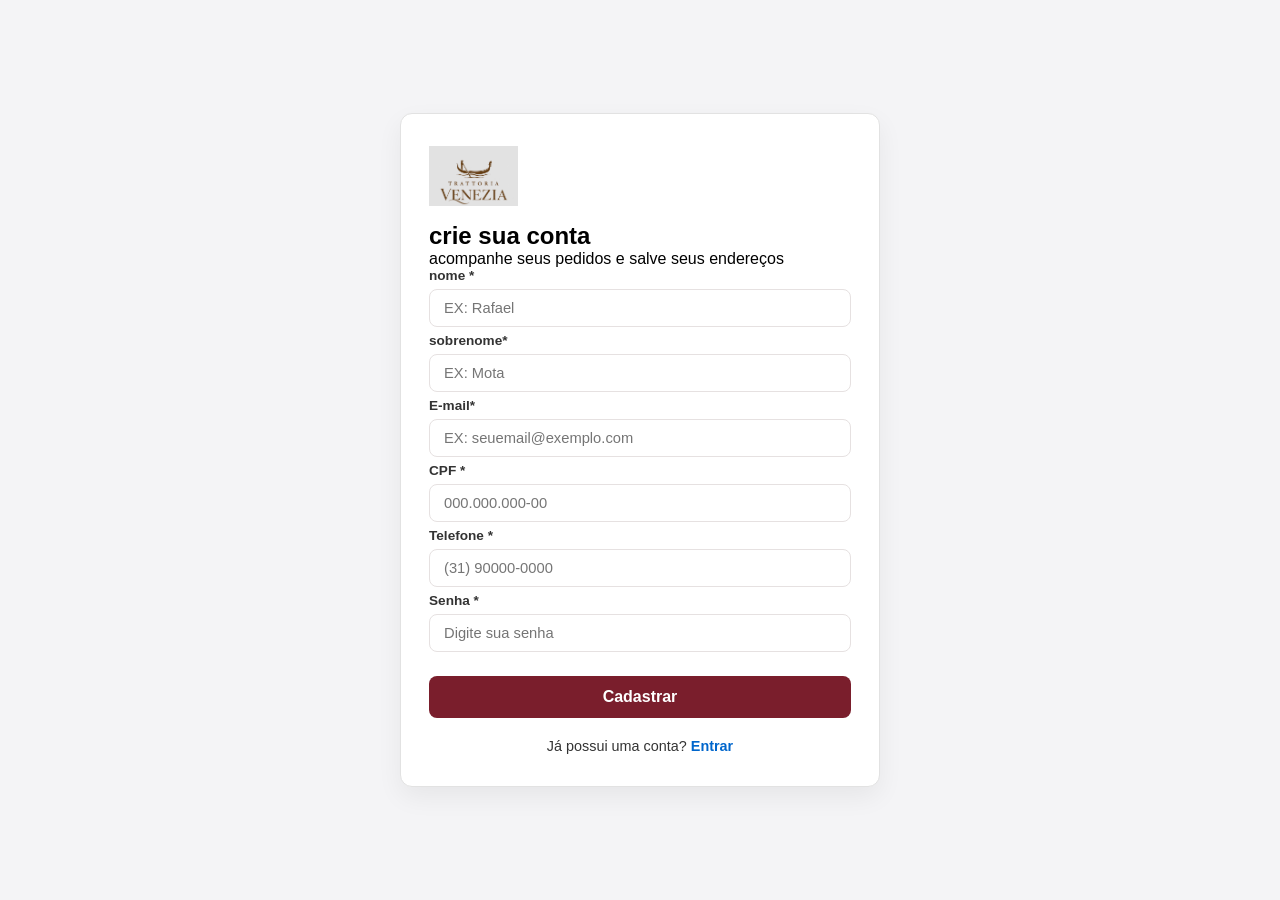
<file: cadastro.html>
<!DOCTYPE html>
<html lang="pt-BR">
<head>
    <meta charset="UTF-8">
    <meta name="viewport" content="width=device-width, initial-scale=1.0">
    <title>Cadastro - Trattoria Venezia</title>
    <link rel="stylesheet" href="style.css">
    <link rel="stylesheet" href="auth.css">
    <link rel="stylesheet" href="https://cdnjs.cloudflare.com/ajax/libs/font-awesome/6.4.0/css/all.min.css">
    <link rel="stylesheet" href="dark-mode.css">
</head>
<body class="auth-body">
     <div class="auth-card">
<div auth-header>
    <a href="index.html">
        <img src="logo-delivery.png" alt="trattoria venezia" class="auth-logo">
    </a>
    <h2>crie sua conta</h2>
    <p>acompanhe seus pedidos e salve seus endereços</p>
</div>
<div id="authAlert" class="auth-alert hidden"></div>
<form id="cadastroForm" class="auth-form">
       <div class="form-row">

            <div class="form-group">
               <label for="nome"> nome *</label>
               <input type="text" id="nome" required placeholder="EX: Rafael">
                <label for="nome"> sobrenome*</label>
               <input type="text" id="sobrenome" required placeholder="EX: Mota">
                <label for="nome"> E-mail*</label>
               <input type="email" id="email" required placeholder="EX: seuemail@exemplo.com">

                <label for="nome"> CPF *</label>
               <input type="text" id="cpf" required placeholder="000.000.000-00" maxlength="14">
               
                <label for="telefone">Telefone *</label>
               <input type="tel" id="telefone" required placeholder="(31) 90000-0000" maxlength="15">
               <label for="senha">Senha *</label>
              <input type="password" id="senha" required placeholder="Digite sua senha">
             </div>   
        </div>
        <button type="submit" class="btn-auth-submit"> Cadastrar</button>
        </form>
        <div class="auth-footer">
        <p>Já possui uma conta? <a href="login.html" class="auth-link-blue">Entrar</a></p>
        </div>
     </div>


<script src="auth.js"></script>      
<script src="dark-mode.js"></script>
</body>
</html>
</file>
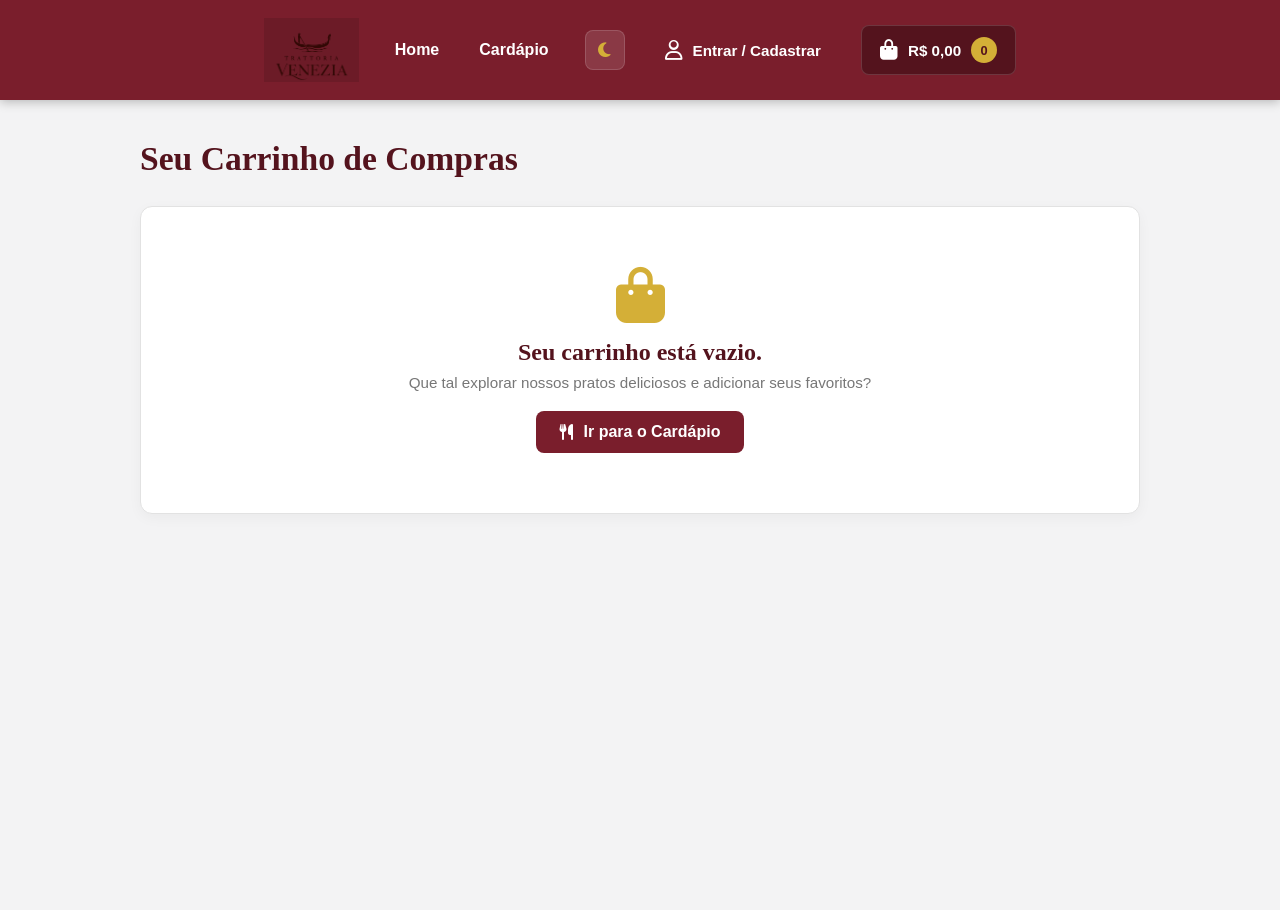
<file: carrinho.html>
<!DOCTYPE html>
<html lang="pt-BR">
<head>
    <meta charset="UTF-8">
    <meta name="viewport" content="width=device-width, initial-scale=1.0">
    <title>Meu Carrinho - Trattoria Venezia</title>
    <link rel="stylesheet" href="style.css">
    <link rel="stylesheet" href="carrinho.css">
    <link rel="stylesheet" href="address.css">
    <link rel="stylesheet" href="https://cdnjs.cloudflare.com/ajax/libs/font-awesome/6.4.0/css/all.min.css">
    <link rel="preconnect" href="https://fonts.googleapis.com">
    <link rel="preconnect" href="https://fonts.gstatic.com" crossorigin>
    <link href="https://fonts.googleapis.com/css2?family=Outfit:wght@600;700&family=Plus+Jakarta+Sans:wght@400;600;700&display=swap" rel="stylesheet">
    <link rel="stylesheet" href="dark-mode.css">
</head>
<body>

    <header class="main-header">
        <div class="header-container">
            <div class="header-logo">
                <a href="index.html">
                    <img src="logo-delivery.png" alt="Trattoria Venezia">
                </a>
            </div>

            <nav class="header-nav">
                <ul>
                    <li><a href="index.html" class="nav-link">Home</a></li>
                    <li><a href="index.html#cardapio" class="nav-link">Card&aacute;pio</a></li>
                </ul>
            </nav>

            <div class="header-actions">
                <button class="header-btn" id="userMenuBtn">
                    <i class="fa-regular fa-user"></i>
                    <span class="user-btn-text" id="userBtnText">Entrar / Cadastrar</span>
                </button>

                <a href="carrinho.html" class="header-btn cart-btn" style="text-decoration: none;">
                    <div class="cart-info">
                        <i class="fa-solid fa-bag-shopping"></i>
                        <span class="cart-total" id="headerCartTotal">R$ 0,00</span>
                        <span class="cart-badge" id="cartBadge">0</span>
                    </div>
                </a>
            </div>
        </div>
    </header>

    <main class="cart-page-container">
        <div class="cart-content-wrapper">
            <h1 class="cart-page-title">Seu Carrinho de Compras</h1>

            <div id="cartEmptyState" class="cart-empty-card hidden">
                <i class="fa-solid fa-bag-shopping empty-cart-icon"></i>
                <h2>Seu carrinho est&aacute; vazio.</h2>
                <p>Que tal explorar nossos pratos deliciosos e adicionar seus favoritos?</p>
                <a href="index.html#cardapio" class="btn-continue-shopping mt-16">
                    <i class="fa-solid fa-utensils"></i> Ir para o Card&aacute;pio
                </a>
            </div>

            <div id="cartFilledState" class="cart-filled-layout hidden">
                <div class="cart-items-list" id="cartItemsList">
                </div>

                <div class="cart-summary-card">
                    <h3 class="summary-title">Resumo do Pedido</h3>

                    <div class="summary-row">
                        <span>Subtotal</span>
                        <span id="cartSubtotalText">R$ 0,00</span>
                    </div>
                    <div class="summary-row total-row">
                        <span>Total</span>
                        <span id="cartTotalText">R$ 0,00</span>
                    </div>

                    <div class="cart-actions-footer">
                        <a href="index.html#cardapio" class="btn-cart-secondary">
                            <i class="fa-solid fa-arrow-left"></i> Continuar Comprando
                        </a>
                        <button type="button" id="btnCheckout" class="btn-cart-primary">
                            Continuar para Compra <i class="fa-solid fa-arrow-right"></i>
                        </button>
                    </div>
                </div>
            </div>
        </div>
    </main>

<div id="addressModal" class="address-modal-overlay hidden">
    <div class="address-modal-card">
        <div class="address-modal-header">
            <h3><i class="fa-solid fa-location-dot" style="color: var(--accent-gold);"></i> Onde voc&ecirc; quer receber seu pedido?</h3>
            <button type="button" id="closeAddressModalBtn" class="address-modal-close" title="Fechar">&times;</button>
        </div>

        <div class="address-modal-body">
            <div id="addressAlert" class="address-alert hidden"></div>

            <div id="addressListView" class="address-view">
                <p class="address-guide-text">Selecione o endere&ccedil;o de entrega para este pedido:</p>
                <div id="addressListContainer" class="address-list">
                </div>
                <button type="button" id="btnAddNewAddress" class="btn-address-secondary">
                    <i class="fa-solid fa-plus"></i> Adicionar novo endere&ccedil;o
                </button>
            </div>

            <div id="addressFormView" class="address-view hidden">
                <p class="address-guide-text" id="addressFormTitle">Informe seu endere&ccedil;o de entrega para encontrarmos a melhor forma de levar nossos pratos at&eacute; voc&ecirc;.</p>

                <form id="addressForm" class="address-form">
                    <input type="hidden" id="addrApelido" value="Minha casa">

                    <div class="address-form-group">
                        <label>Identificar endere&ccedil;o como:</label>
                        <div class="address-alias-options">
                            <button type="button" class="alias-chip selected" data-alias="Minha casa">Casa</button>
                            <button type="button" class="alias-chip" data-alias="Trabalho">Trabalho</button>
                            <button type="button" class="alias-chip" data-alias="Outro">Outro</button>
                        </div>
                    </div>

                    <div class="address-form-row">
                        <div class="address-form-group" style="flex: 0.4;">
                            <label for="addrCep">CEP *</label>
                            <input type="text" id="addrCep" required placeholder="00000-000" maxlength="9">
                        </div>
                        <div class="address-form-group" style="flex: 0.6;">
                            <label for="addrRua">Rua / Logradouro *</label>
                            <input type="text" id="addrRua" required placeholder="Ex: Av. Afonso Pena">
                        </div>
                    </div>

                    <div class="address-form-row">
                        <div class="address-form-group" style="flex: 0.35;">
                            <label for="addrNumero">N&uacute;mero *</label>
                            <input type="text" id="addrNumero" required placeholder="Ex: 120">
                        </div>
                        <div class="address-form-group" style="flex: 0.65;">
                            <label for="addrComplemento">Complemento</label>
                            <input type="text" id="addrComplemento" placeholder="Apt 302, Bloco B">
                        </div>
                    </div>

                    <div class="address-form-row">
                        <div class="address-form-group">
                            <label for="addrBairro">Bairro *</label>
                            <input type="text" id="addrBairro" required placeholder="Ex: Centro">
                        </div>
                    </div>

                    <div class="address-form-row">
                        <div class="address-form-group" style="flex: 0.7;">
                            <label for="addrCidade">Cidade *</label>
                            <input type="text" id="addrCidade" required placeholder="Ex: Belo Horizonte">
                        </div>
                        <div class="address-form-group" style="flex: 0.3;">
                            <label for="addrUF">UF *</label>
                            <input type="text" id="addrUF" required placeholder="MG" maxlength="2" style="text-transform: uppercase;">
                        </div>
                    </div>

                    <div class="address-form-group">
                        <label for="addrReferencia">Ponto de refer&ecirc;ncia</label>
                        <input type="text" id="addrReferencia" placeholder="Ex: Pr&oacute;ximo &agrave; pra&ccedil;a principal">
                    </div>

                    <button type="submit" class="btn-address-submit">Salvar endere&ccedil;o</button>
                    <button type="button" id="btnBackToAddressList" class="btn-address-secondary" style="margin-top: 4px;">Voltar para lista</button>
                </form>
            </div>
        </div>
    </div>
</div>
    <script src="script.js"></script>
    <script src="carrinho.js"></script>
    <script src="address.js"></script>
    <script src="user.js"></script>
    <script src="dark-mode.js"></script>
</body>
</html>
</file>
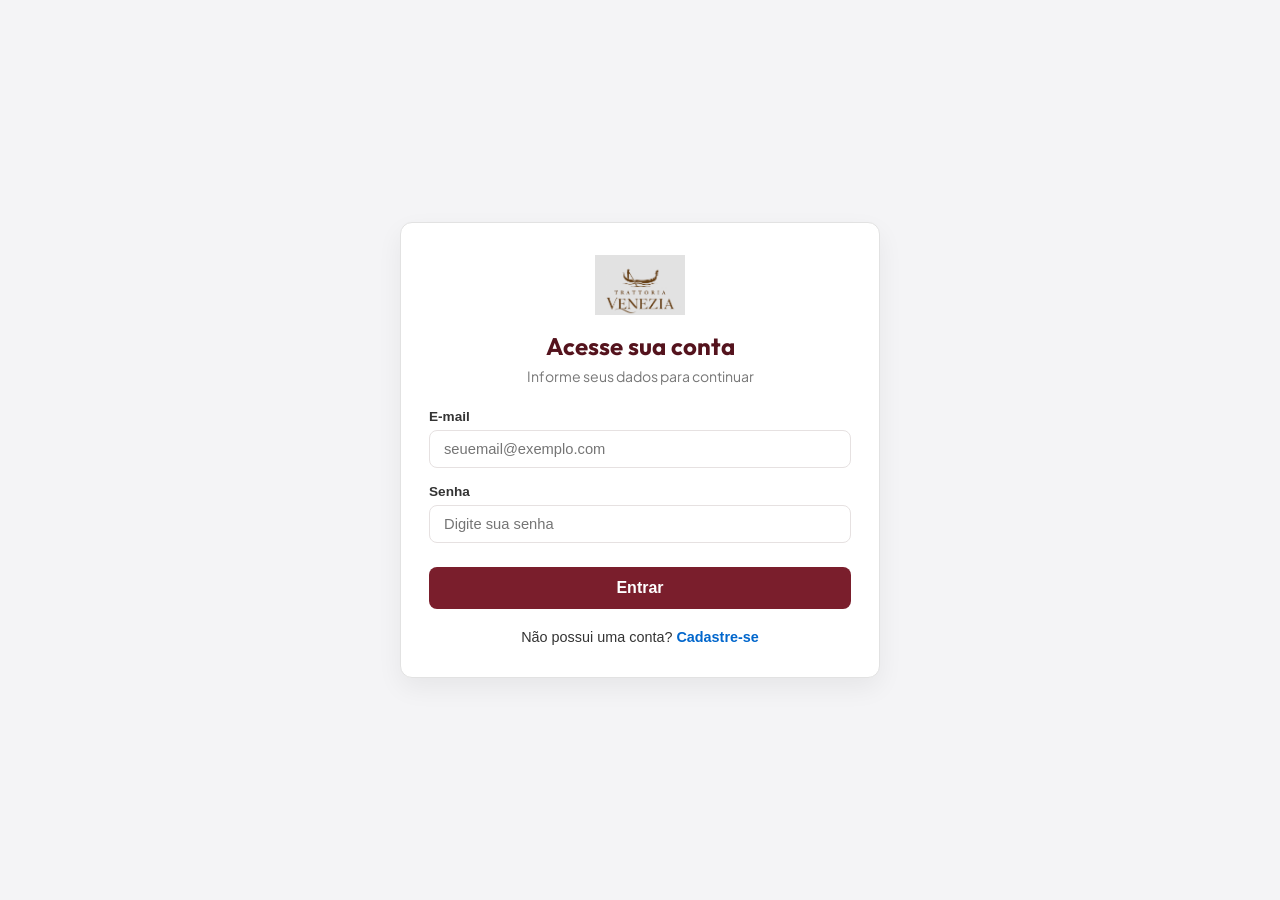
<file: finalizar-pedido.html>
<!DOCTYPE html>
<html lang="pt-BR">
<head>
    <meta charset="UTF-8">
    <meta name="viewport" content="width=device-width, initial-scale=1.0">
    <title>Finaliza&ccedil;&atilde;o do Pedido - Trattoria Venezia</title>
    <link rel="stylesheet" href="style.css">
    <link rel="stylesheet" href="carrinho.css">
    <link rel="stylesheet" href="address.css">
    <link rel="stylesheet" href="checkout.css">
    <link rel="stylesheet" href="https://cdnjs.cloudflare.com/ajax/libs/font-awesome/6.4.0/css/all.min.css">
    <link rel="preconnect" href="https://fonts.googleapis.com">
    <link rel="preconnect" href="https://fonts.gstatic.com" crossorigin>
    <link href="https://fonts.googleapis.com/css2?family=Outfit:wght@600;700&family=Plus+Jakarta+Sans:wght@400;600;700&display=swap" rel="stylesheet">
    <link rel="stylesheet" href="dark-mode.css">
</head>
<body>

    <header class="main-header">
        <div class="header-container">
            <div class="header-logo">
                <a href="index.html">
                    <img src="logo-delivery.png" alt="Trattoria Venezia">
                </a>
            </div>

            <nav class="header-nav">
                <ul>
                    <li><a href="index.html" class="nav-link">Home</a></li>
                    <li><a href="index.html#cardapio" class="nav-link">Card&aacute;pio</a></li>
                </ul>
            </nav>

            <div class="header-address">
                <i class="fa-solid fa-location-dot address-icon"></i>
                <div class="address-info">
                    <span class="address-label">ENTREGAR EM:</span>
                    <span class="address-value">Informe seu endere&ccedil;o</span>
                </div>
                <i class="fa-solid fa-chevron-down address-arrow"></i>
            </div>

            <div class="header-actions">
                <button class="header-btn" id="userMenuBtn">
                    <i class="fa-regular fa-user"></i>
                    <span class="user-btn-text" id="userBtnText">Entrar / Cadastrar</span>
                </button>

                <a href="carrinho.html" class="header-btn cart-btn" style="text-decoration: none;">
                    <div class="cart-info">
                        <i class="fa-solid fa-bag-shopping"></i>
                        <span class="cart-total" id="headerCartTotal">R$ 0,00</span>
                        <span class="cart-badge" id="cartBadge">0</span>
                    </div>
                </a>
            </div>
        </div>
    </header>

    <main class="checkout-page-container">
        <div class="checkout-content-wrapper">
            <h1 class="checkout-page-title">Finaliza&ccedil;&atilde;o do Pedido</h1>
            <p class="checkout-page-subtitle">Confira os detalhes do seu pedido e escolha como deseja realizar o pagamento.</p>

            <div id="checkoutAlert" class="checkout-alert hidden"></div>

            <div class="checkout-grid-layout">
                <div class="checkout-main-section">

                    <div class="checkout-card">
                        <h2 class="checkout-section-title">
                            <i class="fa-solid fa-utensils"></i> Resumo do seu pedido
                        </h2>

                        <div class="summary-table-wrapper">
                            <table class="checkout-summary-table">
                                <thead>
                                    <tr>
                                        <th>Produto</th>
                                        <th class="text-center">Quantidade</th>
                                    </tr>
                                </thead>
                                <tbody id="checkoutProductsTbody">
                                </tbody>
                            </table>
                        </div>
                    </div>

                    <div class="checkout-card mt-24">
                        <h2 class="checkout-section-title">
                            <i class="fa-solid fa-wallet"></i> Como deseja pagar?
                        </h2>

                        <div class="payment-methods-grid">
                            <div class="payment-option-card" data-payment="pagar_na_entrega">
                                <div class="payment-radio-indicator"></div>
                                <div class="payment-icon"><i class="fa-solid fa-hand-holding-dollar"></i></div>
                                <div class="payment-info">
                                    <span class="payment-title">Pagar na entrega</span>
                                    <span class="payment-desc">Pague quando seu pedido chegar.</span>
                                </div>
                            </div>

                            <div class="payment-option-card" data-payment="pix">
                                <div class="payment-radio-indicator"></div>
                                <div class="payment-icon"><i class="fa-brands fa-pix"></i></div>
                                <div class="payment-info">
                                    <span class="payment-title">Pix</span>
                                    <span class="payment-desc">Pagamento por transfer&ecirc;ncia instant&acirc;nea.</span>
                                </div>
                            </div>

                            <div class="payment-option-card" data-payment="cartao">
                                <div class="payment-radio-indicator"></div>
                                <div class="payment-icon"><i class="fa-regular fa-credit-card"></i></div>
                                <div class="payment-info">
                                    <span class="payment-title">Cart&atilde;o</span>
                                    <span class="payment-desc">Pagamento com cart&atilde;o.</span>
                                </div>
                            </div>
                        </div>
                    </div>

                </div>

                <div class="checkout-sidebar-section">

                    <div class="checkout-card">
                        <h3 class="sidebar-card-title"><i class="fa-solid fa-location-dot"></i> Endere&ccedil;o de Entrega</h3>
                        <div id="checkoutAddressBox" class="checkout-address-preview">
                        </div>
                    </div>

                    <div class="checkout-card mt-24">
                        <h3 class="sidebar-card-title"><i class="fa-solid fa-receipt"></i> Total do Pedido</h3>

                        <div class="summary-row">
                            <span>Subtotal</span>
                            <span id="checkoutSubtotal">R$ 0,00</span>
                        </div>
                        <div class="summary-row">
                            <span>Frete</span>
                            <span id="checkoutFrete">R$ 0,00</span>
                        </div>
                        <div class="summary-row total-row">
                            <span>Total</span>
                            <span id="checkoutTotal">R$ 0,00</span>
                        </div>

                        <div class="checkout-actions">
                            <button type="button" id="btnSubmitOrder" class="btn-checkout-primary">
                                Concluir Pagamento <i class="fa-solid fa-check"></i>
                            </button>
                            <a href="carrinho.html" class="btn-checkout-secondary">
                                <i class="fa-solid fa-arrow-left"></i> Voltar ao Carrinho
                            </a>
                        </div>
                    </div>

                </div>
            </div>
        </div>
    </main>

    <div id="addressModal" class="address-modal-overlay hidden">
        <div class="address-modal-card">
            <div class="address-modal-header">
                <h3><i class="fa-solid fa-location-dot" style="color: var(--accent-gold);"></i> Onde voc&ecirc; quer receber seu pedido?</h3>
                <button type="button" id="closeAddressModalBtn" class="address-modal-close">&times;</button>
            </div>
            <div class="address-modal-body">
                <div id="addressAlert" class="address-alert hidden"></div>
                <div id="addressListView" class="address-view">
                    <p class="address-guide-text">Selecione o endere&ccedil;o de entrega para este pedido:</p>
                    <div id="addressListContainer" class="address-list"></div>
                    <button type="button" id="btnAddNewAddress" class="btn-address-secondary"><i class="fa-solid fa-plus"></i> Adicionar novo endere&ccedil;o</button>
                </div>
                <div id="addressFormView" class="address-view hidden">
                    <form id="addressForm" class="address-form">
                        <input type="hidden" id="addrApelido" value="Minha casa">
                        <div class="address-form-group">
                            <label>Identificar como:</label>
                            <div class="address-alias-options">
                                <button type="button" class="alias-chip selected" data-alias="Minha casa">Casa</button>
                                <button type="button" class="alias-chip" data-alias="Trabalho">Trabalho</button>
                                <button type="button" class="alias-chip" data-alias="Outro">Outro</button>
                            </div>
                        </div>
                        <div class="address-form-row">
                            <div class="address-form-group" style="flex: 0.4;"><label>CEP *</label><input type="text" id="addrCep" required placeholder="00000-000"></div>
                            <div class="address-form-group" style="flex: 0.6;"><label>Rua *</label><input type="text" id="addrRua" required placeholder="Rua..."></div>
                        </div>
                        <div class="address-form-row">
                            <div class="address-form-group" style="flex: 0.35;"><label>N&uacute;mero *</label><input type="text" id="addrNumero" required placeholder="120"></div>
                            <div class="address-form-group" style="flex: 0.65;"><label>Complemento</label><input type="text" id="addrComplemento" placeholder="Apt..."></div>
                        </div>
                        <div class="address-form-group"><label for="addrReferencia">Ponto de refer&ecirc;ncia</label><input type="text" id="addrReferencia" placeholder="Ex: Pr&oacute;ximo &agrave; pra&ccedil;a principal"></div>
                        <div class="address-form-row"><div class="address-form-group"><label>Bairro *</label><input type="text" id="addrBairro" required placeholder="Bairro..."></div></div>
                        <div class="address-form-row">
                            <div class="address-form-group" style="flex: 0.7;"><label>Cidade *</label><input type="text" id="addrCidade" required placeholder="Cidade..."></div>
                            <div class="address-form-group" style="flex: 0.3;"><label>UF *</label><input type="text" id="addrUF" required placeholder="MG"></div>
                        </div>
                        <button type="submit" class="btn-address-submit">Salvar endere&ccedil;o</button>
                        <button type="button" id="btnBackToAddressList" class="btn-address-secondary" style="margin-top: 4px;">Voltar para lista</button>
                    </form>
                </div>
            </div>
        </div>
    </div>

    <script src="script.js"></script>
    <script src="address.js"></script>
    <script src="checkout.js"></script>
    <script src="user.js"></script>
    <script src="dark-mode.js"></script>
</body>
</html>
</file>
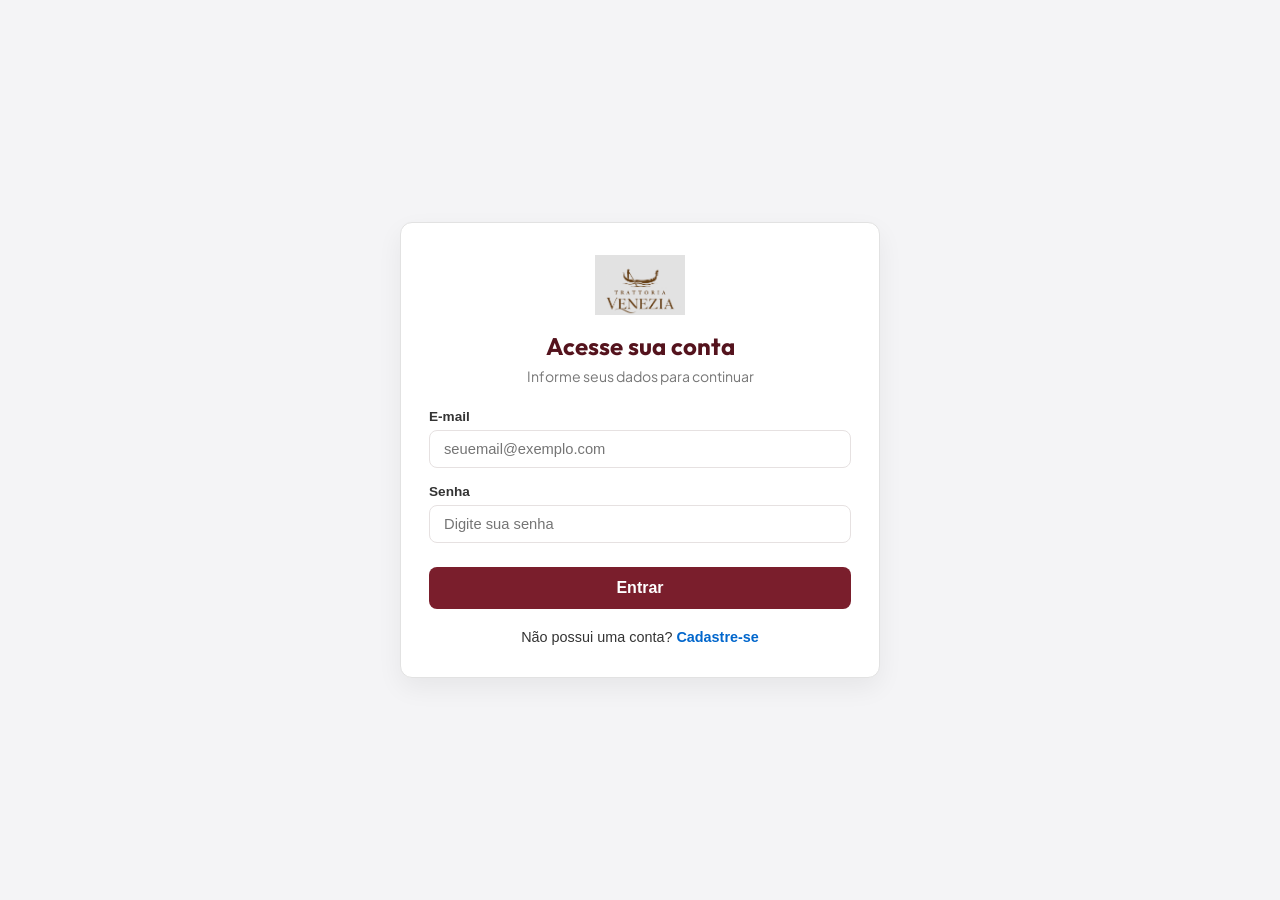
<file: login.html>
<!DOCTYPE html>
<html lang="pt-BR">
<head>
    <meta charset="UTF-8">
    <meta name="viewport" content="width=device-width, initial-scale=1.0">
    <title>Login - Trattoria Venezia</title>
    <link rel="stylesheet" href="style.css">
    <link rel="stylesheet" href="auth.css">
    <link rel="stylesheet" href="https://cdnjs.cloudflare.com/ajax/libs/font-awesome/6.4.0/css/all.min.css">
    <link rel="preconnect" href="https://fonts.googleapis.com">
    <link rel="preconnect" href="https://fonts.gstatic.com" crossorigin>
    <link href="https://fonts.googleapis.com/css2?family=Outfit:wght@600;700&family=Plus+Jakarta+Sans:wght@400;600;700&display=swap" rel="stylesheet">
    <link rel="stylesheet" href="dark-mode.css">
</head>
<body class="auth-body">
     <div class="auth-card">
<div class="auth-header">
    <a href="index.html">
        <img src="logo-delivery.png" alt="Trattoria Venezia" class="auth-logo">
    </a>
    <h2>Acesse sua conta</h2>
    <p>Informe seus dados para continuar</p>
</div>
<div id="authAlert" class="auth-alert hidden"></div>
<form id="loginForm" class="auth-form">
        <div class="form-group">
           <label for="loginEmail">E-mail</label>
           <input type="email" id="loginEmail" required placeholder="seuemail@exemplo.com">
        </div>
        <div class="form-group">
             <label for="loginSenha">Senha</label>
           <input type="password" id="loginSenha" required placeholder="Digite sua senha">
        </div>
        <button type="submit" class="btn-auth-submit">Entrar</button>
</form>
<div class="auth-footer">
    <p>N&atilde;o possui uma conta? <a href="cadastro.html" class="auth-link-blue">Cadastre-se</a></p>
</div>
     </div>

<script src="auth.js"></script>
<script src="dark-mode.js"></script>
</body>
</html>
</file>
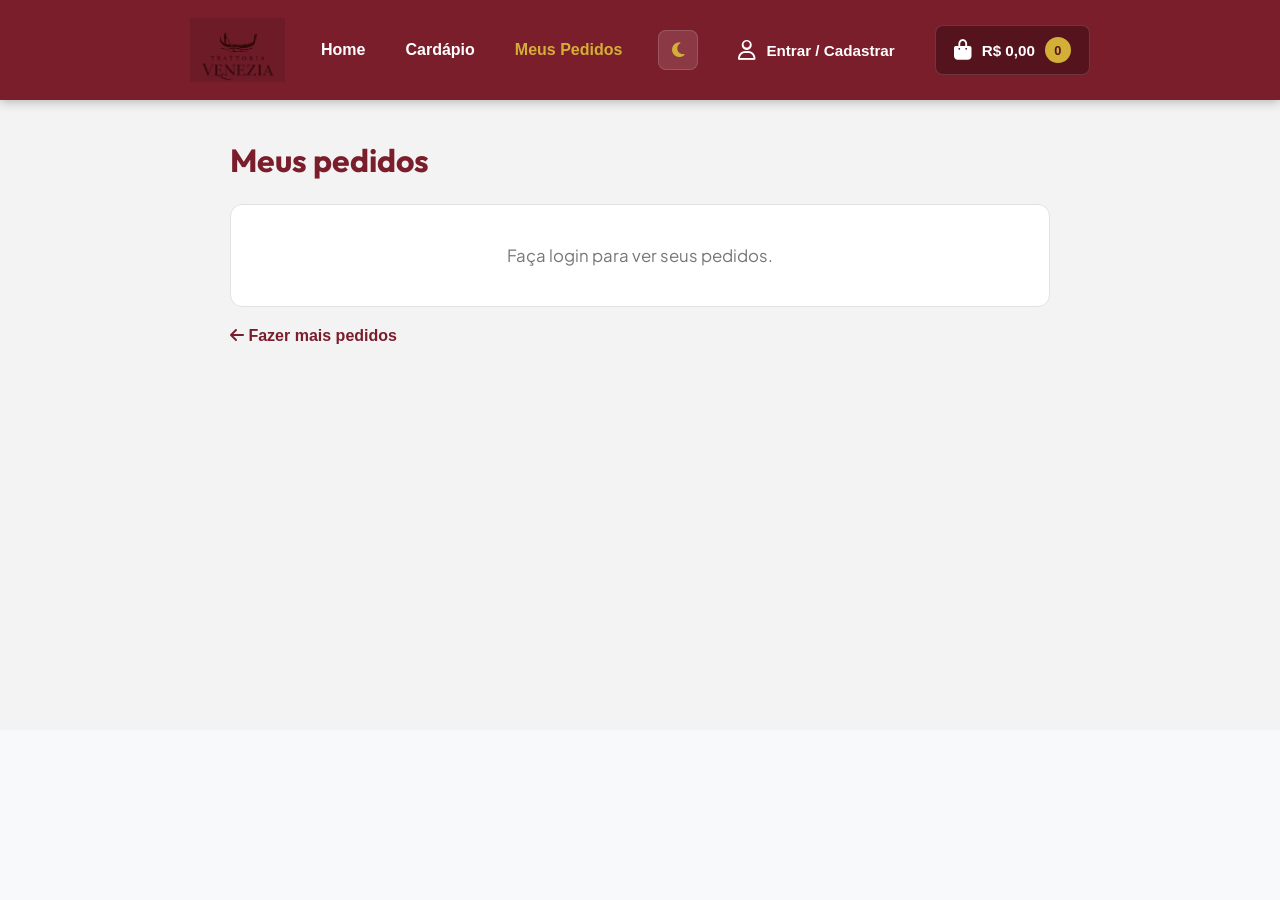
<file: meus-pedidos.html>
<!DOCTYPE html>
<html lang="pt-BR">
<head>
    <meta charset="UTF-8">
    <meta name="viewport" content="width=device-width, initial-scale=1.0">
    <title>Meus pedidos - Trattoria Venezia</title>
    <link rel="stylesheet" href="style.css">
    <link rel="stylesheet" href="carrinho.css">
    <link rel="stylesheet" href="address.css">
    <link rel="stylesheet" href="https://cdnjs.cloudflare.com/ajax/libs/font-awesome/6.4.0/css/all.min.css">
    <link rel="preconnect" href="https://fonts.googleapis.com">
    <link rel="preconnect" href="https://fonts.gstatic.com" crossorigin>
    <link href="https://fonts.googleapis.com/css2?family=Outfit:wght@600;700&family=Plus+Jakarta+Sans:wght@400;600;700&display=swap" rel="stylesheet">
    <style>
        .orders-page {
            min-height: 70vh;
            background-color: var(--bg-light-gray);
            padding: 40px 20px;
        }
        .orders-container {
            max-width: 820px;
            margin: 0 auto;
        }
        .orders-title {
            font-family: 'Outfit', sans-serif;
            color: var(--primary-wine);
            font-size: 2rem;
            margin-bottom: 24px;
        }
        .orders-empty {
            background: #ffffff;
            border: 1px solid var(--border-color);
            border-radius: 12px;
            padding: 40px 24px;
            text-align: center;
            color: var(--text-muted);
            font-family: 'Plus Jakarta Sans', sans-serif;
            font-size: 1.05rem;
        }
        .order-card {
            background: #ffffff;
            border: 1px solid var(--border-color);
            border-radius: 12px;
            padding: 20px 22px;
            margin-bottom: 18px;
            box-shadow: 0 3px 10px rgba(0, 0, 0, 0.03);
        }
        .order-card-header {
            display: flex;
            justify-content: space-between;
            align-items: flex-start;
            flex-wrap: wrap;
            gap: 8px;
            border-bottom: 1px solid var(--border-color);
            padding-bottom: 12px;
            margin-bottom: 12px;
        }
        .order-card-header strong {
            font-family: 'Outfit', sans-serif;
            color: var(--primary-wine);
            font-size: 1.05rem;
        }
        .order-card-header span {
            color: var(--text-muted);
            font-size: 0.88rem;
        }
        .order-status {
            background: var(--bg-light-gray);
            color: var(--text-dark);
            padding: 4px 10px;
            border-radius: 12px;
            font-size: 0.8rem;
            font-weight: 700;
        }
        .order-items {
            width: 100%;
            border-collapse: collapse;
            font-size: 0.95rem;
        }
        .order-items th,
        .order-items td {
            padding: 8px 4px;
            text-align: left;
            border-bottom: 1px dashed var(--border-color);
        }
        .order-items th:last-child,
        .order-items td:last-child {
            text-align: right;
        }
        .order-total {
            display: flex;
            justify-content: space-between;
            margin-top: 12px;
            font-weight: 700;
            color: var(--text-dark);
        }
        .orders-back {
            display: inline-block;
            margin-top: 20px;
            color: var(--primary-wine);
            font-weight: 600;
            text-decoration: none;
        }
    </style>
    <link rel="stylesheet" href="dark-mode.css">
</head>
<body>

    <header class="main-header">
        <div class="header-container">
            <div class="header-logo">
                <a href="index.html">
                    <img src="logo-delivery.png" alt="Trattoria Venezia">
                </a>
            </div>

            <nav class="header-nav">
                <ul>
                    <li><a href="index.html" class="nav-link">Home</a></li>
                    <li><a href="index.html#cardapio" class="nav-link">Card&aacute;pio</a></li>
                    <li><a href="meus-pedidos.html" class="nav-link active">Meus Pedidos</a></li>
                </ul>
            </nav>

            <div class="header-actions">
                <div class="user-account-wrapper">
                    <button class="header-btn" id="userMenuBtn"></button>
                </div>

                <a href="carrinho.html" class="header-btn cart-btn" style="text-decoration: none;">
                    <div class="cart-info">
                        <i class="fa-solid fa-bag-shopping"></i>
                        <span class="cart-total" id="headerCartTotal">R$ 0,00</span>
                        <span class="cart-badge" id="cartBadge">0</span>
                    </div>
                </a>
            </div>
        </div>
    </header>

    <main class="orders-page">
        <div class="orders-container">
            <h1 class="orders-title">Meus pedidos</h1>
            <div id="ordersList"></div>
            <a href="index.html" class="orders-back"><i class="fa-solid fa-arrow-left"></i> Fazer mais pedidos</a>
        </div>
    </main>

    <script src="auth.js"></script>
    <script src="script.js"></script>
    <script src="user.js"></script>
    <script src="meus-pedidos.js"></script>
    <script src="dark-mode.js"></script>
</body>
</html>
</file>
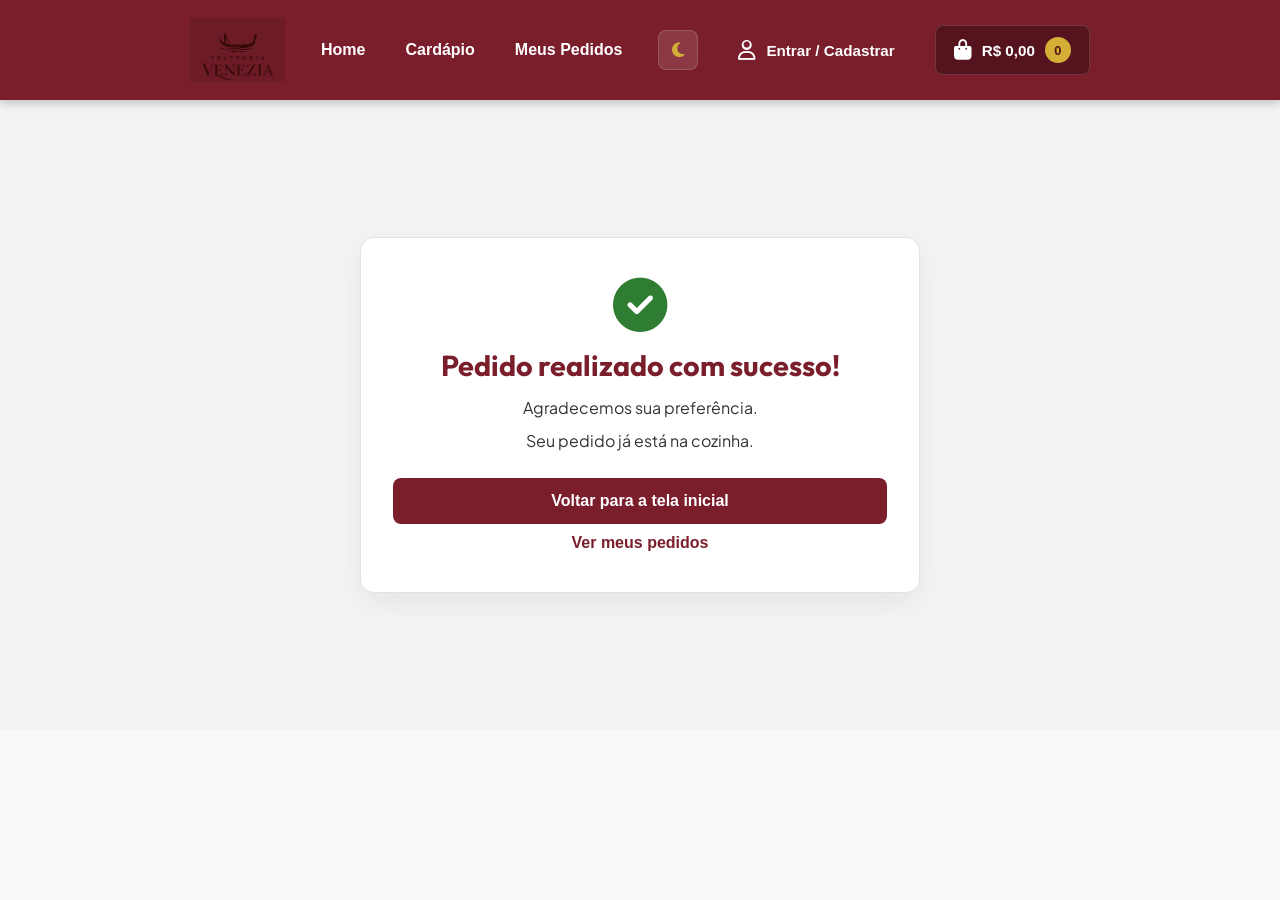
<file: pedido-confirmado.html>
<!DOCTYPE html>
<html lang="pt-BR">
<head>
    <meta charset="UTF-8">
    <meta name="viewport" content="width=device-width, initial-scale=1.0">
    <title>Pedido realizado - Trattoria Venezia</title>
    <link rel="stylesheet" href="style.css">
    <link rel="stylesheet" href="carrinho.css">
    <link rel="stylesheet" href="https://cdnjs.cloudflare.com/ajax/libs/font-awesome/6.4.0/css/all.min.css">
    <link rel="preconnect" href="https://fonts.googleapis.com">
    <link rel="preconnect" href="https://fonts.gstatic.com" crossorigin>
    <link href="https://fonts.googleapis.com/css2?family=Outfit:wght@600;700&family=Plus+Jakarta+Sans:wght@400;600;700&display=swap" rel="stylesheet">
    <style>
        .confirm-page {
            min-height: 70vh;
            display: flex;
            align-items: center;
            justify-content: center;
            padding: 40px 20px;
            background-color: var(--bg-light-gray);
        }
        .confirm-card {
            background: #ffffff;
            border: 1px solid var(--border-color);
            border-radius: 14px;
            padding: 40px 32px;
            max-width: 560px;
            width: 100%;
            text-align: center;
            box-shadow: 0 10px 28px rgba(0, 0, 0, 0.06);
        }
        .confirm-icon {
            font-size: 3.4rem;
            color: #2e7d32;
            margin-bottom: 14px;
        }
        .confirm-card h1 {
            font-family: 'Outfit', sans-serif;
            color: var(--primary-wine);
            font-size: 1.8rem;
            margin-bottom: 12px;
        }
        .confirm-card p {
            font-family: 'Plus Jakarta Sans', sans-serif;
            color: var(--text-dark);
            line-height: 1.6;
            margin-bottom: 8px;
        }
        .confirm-summary {
            margin: 22px 0;
            padding: 16px;
            background: var(--bg-light-gray);
            border-radius: 10px;
            text-align: left;
            font-size: 0.95rem;
        }
        .confirm-summary div {
            display: flex;
            justify-content: space-between;
            padding: 4px 0;
        }
        .confirm-actions {
            margin-top: 24px;
            display: flex;
            flex-direction: column;
            gap: 10px;
        }
        .btn-confirm-primary {
            display: inline-block;
            background-color: var(--primary-wine);
            color: var(--text-white);
            text-decoration: none;
            padding: 14px 20px;
            border-radius: 8px;
            font-weight: 700;
        }
        .btn-confirm-primary:hover {
            background-color: var(--dark-wine);
        }
        .btn-confirm-secondary {
            color: var(--primary-wine);
            font-weight: 600;
            text-decoration: none;
        }
        .btn-confirm-secondary:hover {
            text-decoration: underline;
        }
    </style>
    <link rel="stylesheet" href="dark-mode.css">
</head>
<body>

    <header class="main-header">
        <div class="header-container">
            <div class="header-logo">
                <a href="index.html">
                    <img src="logo-delivery.png" alt="Trattoria Venezia">
                </a>
            </div>

            <nav class="header-nav">
                <ul>
                    <li><a href="index.html" class="nav-link">Home</a></li>
                    <li><a href="index.html#cardapio" class="nav-link">Card&aacute;pio</a></li>
                    <li><a href="meus-pedidos.html" class="nav-link">Meus Pedidos</a></li>
                </ul>
            </nav>

            <div class="header-actions">
                <div class="user-account-wrapper">
                    <button class="header-btn" id="userMenuBtn"></button>
                </div>

                <a href="carrinho.html" class="header-btn cart-btn" style="text-decoration: none;">
                    <div class="cart-info">
                        <i class="fa-solid fa-bag-shopping"></i>
                        <span class="cart-total" id="headerCartTotal">R$ 0,00</span>
                        <span class="cart-badge" id="cartBadge">0</span>
                    </div>
                </a>
            </div>
        </div>
    </header>

    <main class="confirm-page">
        <div class="confirm-card">
            <i class="fa-solid fa-circle-check confirm-icon"></i>
            <h1>Pedido realizado com sucesso!</h1>
            <p>Agradecemos sua prefer&ecirc;ncia.</p>
            <p>Seu pedido j&aacute; est&aacute; na cozinha.</p>

            <div class="confirm-summary" id="confirmSummary">
            </div>

            <div class="confirm-actions">
                <a href="index.html" class="btn-confirm-primary">Voltar para a tela inicial</a>
                <a href="meus-pedidos.html" class="btn-confirm-secondary">Ver meus pedidos</a>
            </div>
        </div>
    </main>

    <script src="auth.js"></script>
    <script src="script.js"></script>
    <script src="user.js"></script>
    <script src="pedido-confirmado.js"></script>
    <script src="dark-mode.js"></script>
</body>
</html>
</file>
<file: style.css>
* {
    margin: 0;
    padding: 0;
    box-sizing: border-box;
    font-family: 'Segoe UI', Tahoma, Geneva, Verdana, sans-serif;
}

body {
    background-color: #f8f9fa;
}

:root {
    --primary-wine: #7A1E2C;
    --dark-wine: #54131D;
    --accent-gold: #D4AF37;
    --text-white: #FFFFFF;
    --text-dark: #333333;
    --text-muted: #777777;
    --bg-light-gray: #F3F3F4;
    --border-color: #E2E2E2;
}


.main-header {
    width: 100%;
    background-color: var(--primary-wine);
    box-shadow: 0 2px 10px rgba(0, 0, 0, 0.25);
    position: sticky;
    top: 0;
    z-index: 1000;
}

.header-container {
    width: 100%;
    max-width: 1500px;
    margin: 0 auto;
    padding: 18px 40px;
    display: flex;
    align-items: center;
    justify-content: center;
    gap: 36px;
}

.header-logo {
    display: flex;
    align-items: center;
    flex-shrink: 0;
}

.header-logo img {
    height: 64px;
    width: auto;
    display: block;
    object-fit: contain;
    mix-blend-mode: multiply;
    transition: transform 0.3s ease;
}

.header-logo a:hover img {
    transform: scale(1.04);
}

.header-nav ul {
    display: flex;
    list-style: none;
    align-items: center;
    gap: 40px;
}

.nav-link {
    color: var(--text-white);
    text-decoration: none;
    font-size: 1rem;
    font-weight: 700;
    white-space: nowrap;
    transition: color 0.3s ease;
}

.nav-link:hover,
.nav-link.active {
    color: var(--accent-gold);
}

.header-search {
    flex: 0 1 340px;
    height: 50px;
    display: flex;
    align-items: center;
    gap: 12px;
    background-color: #ffffff;
    border-radius: 8px;
    padding: 0 16px;
    transition: box-shadow 0.3s ease;
}

.header-search:focus-within {
    box-shadow: 0 0 0 2px var(--accent-gold);
}

.search-icon {
    color: var(--primary-wine);
    font-size: 1.05rem;
    flex-shrink: 0;
}

.header-search input {
    border: none;
    background: transparent;
    outline: none;
    width: 100%;
    min-width: 0;
    font-size: 0.95rem;
    color: var(--text-dark);
}

.header-search input::placeholder {
    color: var(--text-muted);
}

.header-address {
    flex: 0 1 300px;
    height: 50px;
    display: flex;
    align-items: center;
    gap: 12px;
    min-width: 0;
    background-color: rgba(255, 255, 255, 0.12);
    padding: 0 16px;
    border-radius: 8px;
    cursor: pointer;
    transition: background-color 0.3s ease;
}

.header-address:hover {
    background-color: rgba(255, 255, 255, 0.22);
}

.address-icon {
    color: var(--accent-gold);
    font-size: 1.2rem;
    flex-shrink: 0;
}

.address-info {
    display: flex;
    flex-direction: column;
    flex: 1;
    min-width: 0;
    line-height: 1.25;
}

.address-label {
    font-size: 0.68rem;
    color: rgba(255, 255, 255, 0.75);
    text-transform: uppercase;
    letter-spacing: 0.4px;
}

.address-value {
    font-size: 0.92rem;
    color: var(--text-white);
    font-weight: 600;
    white-space: nowrap;
    overflow: hidden;
    text-overflow: ellipsis;
}

.address-arrow {
    color: var(--text-white);
    font-size: 0.8rem;
    flex-shrink: 0;
    transition: color 0.3s ease;
}

.header-address:hover .address-arrow {
    color: var(--accent-gold);
}

.header-actions {
    display: flex;
    align-items: center;
    gap: 26px;
    flex-shrink: 0;
}

.header-btn {
    height: 50px;
    display: flex;
    align-items: center;
    gap: 10px;
    padding: 0 14px;
    background: transparent;
    border: none;
    border-radius: 8px;
    color: var(--text-white);
    font-family: inherit;
    text-decoration: none;
    cursor: pointer;
    transition: color 0.3s ease, background-color 0.3s ease;
}

.header-btn:hover {
    color: var(--accent-gold);
    background-color: rgba(255, 255, 255, 0.08);
}

.header-btn i {
    font-size: 1.25rem;
}

.user-btn-text {
    font-size: 0.95rem;
    font-weight: 600;
    white-space: nowrap;
}

.user-account-wrapper button:hover {
    color: var(--accent-gold) !important;
}

.header-actions .user-account-wrapper .user-avatar {
    width: 34px;
    height: 34px;
}

.cart-btn {
    background-color: var(--dark-wine);
    border: 1px solid rgba(255, 255, 255, 0.15);
    padding: 0 18px;
    gap: 12px;
}

.cart-btn:hover {
    background-color: #410d15;
    color: var(--accent-gold);
}

.cart-info {
    display: flex;
    align-items: center;
    gap: 10px;
}

.cart-total {
    font-size: 0.95rem;
    font-weight: 700;
    white-space: nowrap;
}

.cart-badge {
    display: inline-flex;
    align-items: center;
    justify-content: center;
    min-width: 26px;
    height: 26px;
    padding: 0 8px;
    background-color: var(--accent-gold);
    color: var(--dark-wine);
    font-size: 0.8rem;
    font-weight: 800;
    border-radius: 13px;
}

@media (max-width: 1200px) {
    .header-container {
        gap: 18px;
        padding: 14px 20px;
    }

    .header-nav ul {
        gap: 24px;
    }

    .header-search {
        flex-basis: 240px;
    }

    .header-address {
        flex-basis: 230px;
    }
}

@media (max-width: 992px) {
    .header-container {
        flex-wrap: wrap;
        justify-content: space-between;
        row-gap: 12px;
        padding: 12px 20px;
    }

    .header-logo {
        order: 1;
    }

    .header-logo img {
        height: 54px;
    }

    .header-actions {
        order: 2;
        margin-left: auto;
    }

    .header-nav {
        order: 3;
        flex-basis: 100%;
    }

    .header-nav ul {
        justify-content: space-around;
        gap: 8px;
    }

    .header-search {
        order: 4;
        flex: 1 1 100%;
    }

    .header-address {
        order: 5;
        flex: 1 1 100%;
    }
}

@media (max-width: 768px) {
    .header-container {
        padding: 10px 12px;
    }

    .header-logo img {
        height: 44px;
    }

    .header-nav {
        border-top: 1px solid rgba(255, 255, 255, 0.15);
        border-bottom: 1px solid rgba(255, 255, 255, 0.15);
        padding: 8px 0;
    }

    .nav-link {
        font-size: 0.85rem;
    }

    .header-search,
    .header-address,
    .header-btn,
    .cart-btn {
        height: 44px;
    }

    .header-address {
        padding: 0 12px;
    }

    .cart-badge {
        min-width: 22px;
        height: 22px;
    }
}

@media (max-width: 480px) {
    .header-container {
        gap: 8px;
        padding: 8px 10px;
    }

    .header-logo img {
        height: 38px;
    }

    .header-actions {
        gap: 6px;
    }

    .header-btn {
        padding: 0 8px;
    }

    .user-btn-text {
        display: none;
    }

    .cart-btn {
        padding: 0 8px;
        gap: 6px;
    }

    .cart-info {
        gap: 6px;
    }

    .cart-total {
        font-size: 0.78rem;
    }

    .nav-link {
        font-size: 0.8rem;
    }

    .header-nav ul {
        gap: 4px;
    }
}
.user-account-wrapper a,
.user-account-wrapper button {
    color: var(--text-white) !important;
    text-decoration: none;
}

.user-account-wrapper {
    position: relative;
}

.user-account-wrapper .user-avatar {
    width: 44px;
    height: 44px;
    border-radius: 50%;
    display: block;
}

.user-dropdown {
    display: none;
    position: absolute;
    top: calc(100% + 10px);
    right: 20;
    width: 260px;
    background: #ffffff;
    border: 1px solid var(--border-color);
    border-radius: 10px;
    box-shadow: 0 10px 24px rgba(0, 0, 0, 0.18);
    z-index: 2000;
    overflow: hidden;
}

.user-dropdown.open {
    display: block;
}

.user-dropdown-info {
    padding: 16px;
    border-bottom: 1px solid var(--border-color);
    display: flex;
    flex-direction: column;
    gap: 4px;
}

.user-dropdown-info strong {
    color: var(--text-dark);
    font-size: 0.98rem;
}

.user-dropdown-info span {
    color: var(--text-muted);
    font-size: 0.85rem;
    word-break: break-all;
}

.user-dropdown-link {
    display: flex;
    align-items: center;
    gap: 10px;
    width: 100%;
    padding: 12px 16px;
    background: none;
    border: none;
    color: var(--primary-wine) !important;
    font-size: 0.92rem;
    font-weight: 600;
    cursor: pointer;
    text-align: left;
}

.user-dropdown-link:hover {
    background-color: var(--bg-light-gray);
}

.user-dropdown-logout {
    color: var(--text-muted) !important;
    border-top: 1px solid var(--border-color);
}

.user-account-wrapper .user-dropdown .user-dropdown-link {
    color: var(--dark-wine) !important;
    font-size: 1.02rem;
    font-weight: 700;
    padding: 15px 18px;
    background-color: #ffffff;
}

.user-account-wrapper .user-dropdown .user-dropdown-link:hover {
    background-color: #f1e6e8;
}

.user-account-wrapper .user-dropdown .user-dropdown-link i {
    color: var(--dark-wine);
    font-size: 1.1rem;
}

.user-account-wrapper .user-dropdown .user-dropdown-logout {
    color: #333333 !important;
    border-top: 1px solid var(--border-color);
}

.user-account-wrapper .user-dropdown .user-dropdown-logout i {
    color: #333333;
}

.user-dropdown-info strong {
    font-size: 1.08rem;
    color: #222222;
}

.user-dropdown-info span {
    font-size: 0.92rem;
    color: #555555;
}

.hero-welcome {
    width: 100%;
    background-color: var(--bg-light-gray);
    border-bottom: 1px solid var(--border-color);
    padding: 48px 20px;
    text-align: center;
}

.hero-container {
    max-width: 900px;
    margin: 0 auto;
    display: flex;
    flex-direction: column;
    align-items: center;
    gap: 24px;
}

.welcome-title {
    font-family: 'Playfair Display', Georgia, 'Times New Roman', serif;
    font-size: 2.3rem;
    font-weight: 700;
    color: var(--dark-wine);
    line-height: 1.25;
    letter-spacing: -0.2px;
}


.btn-explore-menu {
    display: inline-flex;
    align-items: center;
    justify-content: center;
    gap: 12px;
    background-color: var(--accent-gold);
    color: var(--dark-wine);
    text-decoration: none;
    font-weight: 700;
    font-size: 0.98rem;
    padding: 12px 24px;
    border-radius: 6px;
    box-shadow: 0 2px 6px rgba(0, 0, 0, 0.08);
    transition: background-color 0.25s ease, transform 0.2s ease, box-shadow 0.25s ease;
}

.explore-arrow {
    color: #000000;     font-size: 0.9rem;
    transition: transform 0.2s ease;
}

.btn-explore-menu:hover {
    background-color: #c4a02f; 
    transform: translateY(-1px);
    box-shadow: 0 4px 10px rgba(0, 0, 0, 0.12);
}

.btn-explore-menu:hover .explore-arrow {
    transform: translateX(3px);
}

@media (max-width: 768px) {
    .hero-welcome {
        padding: 36px 16px;
    }

    .welcome-title {
        font-size: 1.8rem;
    }

    .btn-explore-menu {
        font-size: 0.92rem;
        padding: 10px 20px;
    }
}

@media (max-width: 480px) {
    .welcome-title {
        font-size: 1.5rem;
    }
}

.most-requested {
    width: 100%;
    padding: 40px 20px;
    background-color: #f8f9fa;
}

.section-container {
    max-width: 1200px;
    margin: 0 auto;
}


.section-title {
    font-family: 'Playfair Display', Georgia, serif;
    font-size: 1.8rem;
    font-weight: 700;
    color: var(--dark-wine);
    margin-bottom: 24px;
    text-align: left;
}


.products-grid {
    display: grid;
    grid-template-columns: repeat(2, 1fr);
    gap: 28px;
}

.product-card {
    background-color: #ffffff;
    border: 1px solid var(--border-color);
    border-radius: 12px;
    overflow: hidden;
    cursor: pointer;
    display: flex;
    flex-direction: column;
    box-shadow: 0 4px 12px rgba(0, 0, 0, 0.04);
    transition: transform 0.25s ease, box-shadow 0.25s ease, border-color 0.25s ease;
}

.product-card:hover {
    transform: translateY(-4px);
    box-shadow: 0 8px 24px rgba(0, 0, 0, 0.1);
    border-color: rgba(122, 30, 44, 0.2);
}

.product-image-wrapper {
    width: 100%;
    height: 240px;
    overflow: hidden;
    background-color: var(--bg-light-gray);
}

.product-image {
    width: 100%;
    height: 100%;
    object-fit: cover;
    transition: transform 0.4s ease;
}

.product-card:hover .product-image {
    transform: scale(1.04);
}

.product-info {
    padding: 18px 20px;
    display: flex;
    flex-direction: column;
    gap: 14px;
    flex: 1;
    justify-content: space-between;
}

.product-name {
    font-size: 1.15rem;
    font-weight: 700;
    color: var(--text-dark);
}

.product-action {
    align-self: flex-end;
    display: flex;
    align-items: center;
    gap: 8px;
    color: var(--primary-wine);
    font-size: 0.88rem;
    font-weight: 700;
    transition: color 0.2s ease;
}

.action-arrow {
    color: #000000;
    font-size: 0.82rem;
    transition: transform 0.2s ease;
}

.product-card:hover .action-arrow {
    transform: translateX(3px);
}



.product-modal-overlay {
    position: fixed;
    top: 0;
    left: 0;
    width: 100%;
    height: 100%;
    background-color: rgba(0, 0, 0, 0.65);
    backdrop-filter: blur(3px);
    display: flex;
    align-items: center;
    justify-content: center;
    z-index: 2000;
    padding: 20px;
    opacity: 1;
    transition: opacity 0.25s ease;
}

.product-modal-overlay.hidden {
    display: none;
    opacity: 0;
    pointer-events: none;
}

.product-modal-card {
    background-color: #ffffff;
    border-radius: 14px;
    width: 100%;
    max-width: 580px;
    position: relative;
    overflow: hidden;
    box-shadow: 0 16px 40px rgba(0, 0, 0, 0.25);
    animation: modalSlideUp 0.3s cubic-bezier(0.16, 1, 0.3, 1);
}

@keyframes modalSlideUp {
    from {
        opacity: 0;
        transform: translateY(20px) scale(0.97);
    }
    to {
        opacity: 1;
        transform: translateY(0) scale(1);
    }
}

.modal-close-btn {
    position: absolute;
    top: 12px;
    right: 14px;
    background: rgba(255, 255, 255, 0.85);
    border: none;
    width: 34px;
    height: 34px;
    border-radius: 50%;
    font-size: 1.4rem;
    line-height: 1;
    color: var(--text-dark);
    cursor: pointer;
    z-index: 10;
    display: flex;
    align-items: center;
    justify-content: center;
    box-shadow: 0 2px 6px rgba(0,0,0,0.15);
    transition: background-color 0.2s ease, transform 0.1s ease;
}

.modal-close-btn:hover {
    background-color: #ffffff;
    transform: scale(1.08);
}

.modal-gallery {
    position: relative;
    width: 100%;
    height: 320px;
    background-color: var(--bg-light-gray);
}

.gallery-current-img {
    width: 100%;
    height: 100%;
    object-fit: cover;
    display: block;
}

.gallery-nav {
    position: absolute;
    top: 50%;
    transform: translateY(-50%);
    background: rgba(255, 255, 255, 0.9);
    border: none;
    width: 38px;
    height: 38px;
    border-radius: 50%;
    color: #000000;
    font-size: 0.95rem;
    cursor: pointer;
    display: flex;
    align-items: center;
    justify-content: center;
    box-shadow: 0 2px 8px rgba(0,0,0,0.2);
    transition: background-color 0.2s ease, transform 0.2s ease;
    z-index: 5;
}

.gallery-nav:hover {
    background: #ffffff;
    transform: translateY(-50%) scale(1.08);
}

.gallery-nav.prev {
    left: 14px;
}

.gallery-nav.next {
    right: 14px;
}

.gallery-dots {
    position: absolute;
    bottom: 12px;
    left: 50%;
    transform: translateX(-50%);
    display: flex;
    gap: 8px;
    z-index: 5;
}

.gallery-dot {
    width: 8px;
    height: 8px;
    border-radius: 50%;
    background-color: rgba(255, 255, 255, 0.6);
    transition: background-color 0.2s ease, transform 0.2s ease;
}

.gallery-dot.active {
    background-color: #ffffff;
    transform: scale(1.25);
}

.modal-content {
    padding: 24px;
    display: flex;
    flex-direction: column;
    gap: 12px;
}

.modal-product-title {
    font-family: 'Playfair Display', Georgia, serif;
    font-size: 1.5rem;
    font-weight: 700;
    color: var(--dark-wine);
}

.modal-product-description {
    font-size: 0.92rem;
    color: var(--text-dark);
    line-height: 1.5;
}

.modal-footer {
    display: flex;
    justify-content: flex-end;
    margin-top: 12px;
}

.btn-modal-add-cart {
    display: inline-flex;
    align-items: center;
    gap: 10px;
    background-color: var(--primary-wine);
    color: var(--text-white);
    border: none;
    padding: 10px 18px;
    border-radius: 8px;
    font-size: 0.92rem;
    font-weight: 700;
    cursor: pointer;
    transition: background-color 0.2s ease, transform 0.1s ease;
}

.btn-modal-add-cart:hover {
    background-color: var(--dark-wine);
    transform: translateY(-1px);
}

.modal-btn-arrow {
    color: #000000;
    font-size: 0.85rem;
}


@media (max-width: 768px) {
    .products-grid {
        grid-template-columns: 1fr;
        gap: 20px;
    }

    .product-image-wrapper {
        height: 200px;
    }

    .modal-gallery {
        height: 240px;
    }

    .modal-product-title {
        font-size: 1.3rem;
    }
}

.menu-section {
    width: 100%;
    padding: 20px 20px 60px 20px;
    background-color: #f8f9fa;
}

.products-grid-two {
    display: grid;
    grid-template-columns: repeat(2, 1fr);
    gap: 28px;
}

.products-grid-three {
    display: grid;
    grid-template-columns: repeat(3, 1fr);
    gap: 28px;
}

@media (max-width: 992px) {
    .products-grid-three {
        grid-template-columns: repeat(2, 1fr);         gap: 20px;
    }
}

@media (max-width: 768px) {
    .products-grid-two {
        grid-template-columns: 1fr;
        gap: 20px;
    }
    
    .products-grid-three {
        grid-template-columns: 1fr;         gap: 20px;
    }
}

.product-footer {
    display: flex;
    align-items: center;
    justify-content: space-between;
    gap: 12px;
    margin-top: auto;
    width: 100%;
}

.product-price {
    font-size: 1.05rem;
    font-weight: 700;
    color: var(--text-dark);
}

.product-action {
    align-self: initial;
}


.products-grid-four {
    display: grid;
    grid-template-columns: repeat(4, 1fr);
    gap: 24px;
}

.modal-product-price {
    font-size: 1.25rem;
    font-weight: 700;
    color: var(--dark-wine);
}

.modal-footer {
    display: flex;
    align-items: center;
    justify-content: space-between;
    margin-top: 16px;
}

@media (max-width: 1200px) {
    .products-grid-four {
        grid-template-columns: repeat(2, 1fr);
        gap: 20px;
    }
}

@media (max-width: 768px) {
    .products-grid-four {
        grid-template-columns: 1fr;
        gap: 20px;
    }
}


.no-results-message {
    width: 100%;
    max-width: 1200px;
    margin: 40px auto;
    padding: 0 20px;
    display: flex;
    justify-content: center;
}

.no-results-message.hidden {
    display: none !important;
}

.no-results-content {
    background-color: #ffffff;
    border: 2px dashed var(--accent-gold);
    border-radius: 12px;
    padding: 40px 24px;
    text-align: center;
    max-width: 500px;
    width: 100%;
    box-shadow: 0 4px 12px rgba(0, 0, 0, 0.05);
}

.no-results-icon {
    font-size: 2.5rem;
    color: var(--primary-wine);
    margin-bottom: 16px;
}

.no-results-content p {
    font-family: 'Playfair Display', Georgia, serif;
    font-size: 1.15rem;
    font-weight: 600;
    color: var(--dark-wine);
    line-height: 1.4;
}
</file>
<file: auth.css>
.auth-body {
    background-color: #f4f4f6;
    display: flex;
    align-items: center;
    justify-content: center;
    min-height: 100vh;
    padding: 20px;
}

.auth-card {
    background-color: #ffffff;
    border: 1px solid var(--border-color);
    border-radius: 12px;
    width: 100%;
    max-width: 480px;
    padding: 32px 28px;
    box-shadow: 0 10px 26px rgba(0, 0, 0, 0.06);
}

.auth-header {
    text-align: center;
    margin-bottom: 24px;
}

.auth-logo {
    height: 60px;
    margin-bottom: 12px;
    mix-blend-mode: multiply;
}

.auth-header h2 {
    font-family: 'Outfit', sans-serif;
    color: #54131D;
    font-size: 1.5rem;
    margin-bottom: 6px;
}

.auth-header p {
    font-family: 'Plus Jakarta Sans', sans-serif;
    color: #777777;
    font-size: 0.88rem;
}

.auth-form {
    display: flex;
    flex-direction: column;
    gap: 16px;
}

.form-row {
    display: flex;
    gap: 14px;
}

.form-group {
    display: flex;
    flex-direction: column;
    gap: 6px;
    flex: 1;
}

.form-group label {
    font-size: 0.85rem;
    font-weight: 600;
    color: #333333;
}

.form-group input {
    padding: 10px 14px;
    border: 1px solid #E6E1E1;
    border-radius: 8px;
    font-size: 0.92rem;
    outline: none;
    transition: border-color 0.2s;
}

.form-group input:focus {
    border-color: #7A1E2C;
}

.btn-auth-submit {
    background-color: #7A1E2C;
    color: #FFFFFF;
    border: none;
    padding: 12px;
    border-radius: 8px;
    font-size: 1rem;
    font-weight: 700;
    cursor: pointer;
    margin-top: 8px;
    transition: background-color 0.2s;
}

.btn-auth-submit:hover {
    background-color: #54131D;
}

.auth-footer {
    text-align: center;
    margin-top: 20px;
    font-size: 0.9rem;
    color: #333333;
}

.auth-link-blue {
    color: #0066cc;
    text-decoration: none;
    font-weight: 600;
}

.auth-link-blue:hover {
    text-decoration: underline;
}

.auth-alert {
    padding: 10px 14px;
    border-radius: 6px;
    font-size: 0.88rem;
    margin-bottom: 16px;
    text-align: center;
}

.auth-alert.error {
    background-color: #fde8e8;
    color: #c81e1e;
    border: 1px solid #f8b4b4;
}

.auth-alert.success {
    background-color: #def7ec;
    color: #03543f;
    border: 1px solid #84e1bc;
}

.auth-modal-overlay {
    position: fixed;
    top: 0;
    left: 0;
    width: 100%;
    height: 100%;
    background-color: rgba(0, 0, 0, 0.65);
    backdrop-filter: blur(3px);
    display: flex;
    align-items: center;
    justify-content: center;
    z-index: 2500;
    padding: 20px;
    overflow-y: auto;
}

.auth-modal-overlay.hidden {
    display: none !important;
}

.auth-modal-overlay .auth-card {
    position: relative;
    max-height: 90vh;
    overflow-y: auto;
    margin: auto;
}

.auth-modal-close {
    position: absolute;
    top: 12px;
    right: 14px;
    background: none;
    border: none;
    font-size: 1.6rem;
    line-height: 1;
    color: #777777;
    cursor: pointer;
}

.auth-modal-close:hover {
    color: #54131D;
}

.hidden {
    display: none;
}
</file>
<file: dark-mode.css>
html.dark-mode {
    color-scheme: dark;
    --bg-light-gray: #2a2a2e;
    --border-color: #3d3d44;
    --text-dark: #f2f2f2;
    --text-muted: #b3b3b8;
    --text-white: #ffffff;
}

html.dark-mode body,
html.dark-mode .auth-body,
html.dark-mode .most-requested,
html.dark-mode .menu-section {
    background-color: #161618;
}

html.dark-mode .hero-welcome,
html.dark-mode .orders-page,
html.dark-mode .cart-page-container,
html.dark-mode .checkout-page,
html.dark-mode .cart-content-wrapper {
    background-color: #1e1e21;
}

html.dark-mode .product-card,
html.dark-mode .product-modal-card,
html.dark-mode .checkout-card,
html.dark-mode .cart-item-card,
html.dark-mode .cart-empty-card,
html.dark-mode .cart-summary-card,
html.dark-mode .auth-card,
html.dark-mode .address-modal-card,
html.dark-mode .orders-empty,
html.dark-mode .order-card,
html.dark-mode .confirm-card,
html.dark-mode .no-results-content,
html.dark-mode .user-dropdown,
html.dark-mode .address-form-group input,
html.dark-mode .address-form-group select,
html.dark-mode .payment-option-card,
html.dark-mode .header-search {
    background-color: #26262a;
    color: var(--text-dark);
}

html.dark-mode .header-search input {
    background: transparent;
    color: var(--text-dark);
}

html.dark-mode .header-search input::placeholder,
html.dark-mode .address-form-group input::placeholder {
    color: #8a8a90;
}

html.dark-mode .product-image-wrapper,
html.dark-mode .gallery-nav,
html.dark-mode .qty-btn,
html.dark-mode .order-status,
html.dark-mode .checkout-summary-table th,
html.dark-mode .modal-gallery {
    background-color: #32323a;
    color: var(--text-dark);
}

html.dark-mode .checkout-summary-table td,
html.dark-mode .product-name,
html.dark-mode .product-price,
html.dark-mode .cart-item-title,
html.dark-mode .modal-product-title,
html.dark-mode .checkout-section-title,
html.dark-mode .address-form-group label,
html.dark-mode .user-dropdown-info strong,
html.dark-mode .user-dropdown-info span {
    color: var(--text-dark);
}

html.dark-mode .user-dropdown-link,
html.dark-mode .user-account-wrapper .user-dropdown .user-dropdown-link {
    color: #f0d88a !important;
}

html.dark-mode .user-dropdown-link:hover,
html.dark-mode .user-account-wrapper .user-dropdown .user-dropdown-link:hover {
    background-color: #32323a;
}

html.dark-mode .user-dropdown-logout,
html.dark-mode .user-account-wrapper .user-dropdown .user-dropdown-logout {
    color: var(--text-dark) !important;
}

html.dark-mode .product-card:hover {
    border-color: rgba(212, 175, 55, 0.35);
}

html.dark-mode .payment-option-card:hover {
    background-color: #2e2e34;
}

html.dark-mode .payment-option-card.selected {
    background-color: rgba(212, 175, 55, 0.08);
}

html.dark-mode .payment-option-card.selected .payment-radio-indicator::after {
    background-color: #ffffff;
}

html.dark-mode .address-form-group input,
html.dark-mode .address-form-group select {
    border-color: var(--border-color);
    color: var(--text-dark);
}

html.dark-mode .checkout-summary-table td {
    border-bottom-color: var(--border-color);
}

html.dark-mode .product-description,
html.dark-mode .modal-product-description,
html.dark-mode .orders-subtitle,
html.dark-mode .cart-item-price,
html.dark-mode .address-form-group small {
    color: var(--text-muted);
}

html.dark-mode .product-card,
html.dark-mode .product-modal-card,
html.dark-mode .checkout-card,
html.dark-mode .auth-card,
html.dark-mode .order-card {
    box-shadow: 0 4px 14px rgba(0, 0, 0, 0.45);
}

.dark-mode-toggle {
    width: 40px;
    height: 40px;
    flex-shrink: 0;
    display: inline-flex;
    align-items: center;
    justify-content: center;
    background: rgba(255, 255, 255, 0.12);
    border: 1px solid rgba(255, 255, 255, 0.15);
    border-radius: 8px;
    color: var(--accent-gold);
    font-size: 1.05rem;
    cursor: pointer;
    transition: background-color 0.3s ease, color 0.3s ease;
}

.dark-mode-toggle:hover {
    background-color: rgba(255, 255, 255, 0.22);
    color: #ffffff;
}

.dark-mode-toggle:focus-visible {
    outline: 2px solid var(--accent-gold);
    outline-offset: 2px;
}
</file>
<file: carrinho.css>
.cart-page-container .hidden,
.hidden {
    display: none !important;
}

.cart-page-container {
    width: 100%;
    min-height: calc(100vh - 90px);
    background-color: var(--bg-light-gray);
    padding: 40px 20px 80px 20px;
}

.cart-content-wrapper {
    max-width: 1000px;
    margin: 0 auto;
}

.cart-page-title {
    font-family: 'Playfair Display', Georgia, serif;
    font-size: 2.1rem;
    color: var(--dark-wine);
    margin-bottom: 28px;
    font-weight: 700;
}

.cart-empty-card {
    background-color: #ffffff;
    border: 1px solid var(--border-color);
    border-radius: 12px;
    padding: 60px 24px;
    text-align: center;
    box-shadow: 0 4px 14px rgba(0, 0, 0, 0.04);
}

.empty-cart-icon {
    font-size: 3.5rem;
    color: var(--accent-gold);
    margin-bottom: 16px;
}

.cart-empty-card h2 {
    font-family: 'Playfair Display', Georgia, serif;
    font-size: 1.5rem;
    color: var(--dark-wine);
    margin-bottom: 8px;
}

.cart-empty-card p {
    color: var(--text-muted);
    font-size: 0.95rem;
}

.mt-16 {
    margin-top: 20px;
}

.btn-continue-shopping {
    display: inline-flex;
    align-items: center;
    gap: 10px;
    background-color: var(--primary-wine);
    color: var(--text-white);
    padding: 12px 24px;
    border-radius: 8px;
    text-decoration: none;
    font-weight: 700;
    transition: background-color 0.2s;
}

.btn-continue-shopping:hover {
    background-color: var(--dark-wine);
}

.cart-filled-layout {
    display: grid;
    grid-template-columns: 1fr 340px;
    gap: 28px;
    align-items: start;
}

.cart-items-list {
    display: flex;
    flex-direction: column;
    gap: 16px;
}

.cart-item-card {
    background-color: #ffffff;
    border: 1px solid var(--border-color);
    border-radius: 12px;
    padding: 16px;
    display: flex;
    align-items: center;
    gap: 18px;
    box-shadow: 0 2px 8px rgba(0, 0, 0, 0.03);
    transition: border-color 0.2s ease;
}

.cart-item-card:hover {
    border-color: rgba(122, 30, 44, 0.2);
}

.cart-item-img {
    width: 90px;
    height: 90px;
    object-fit: cover;
    border-radius: 8px;
    background-color: var(--bg-light-gray);
    flex-shrink: 0;
}

.cart-item-info {
    flex: 1;
    display: flex;
    flex-direction: column;
    gap: 6px;
}

.cart-item-title {
    font-size: 1.05rem;
    font-weight: 700;
    color: var(--text-dark);
}

.cart-item-price {
    font-size: 0.95rem;
    color: var(--primary-wine);
    font-weight: 700;
}

.cart-item-qty-control {
    display: flex;
    align-items: center;
    gap: 10px;
    margin-top: 4px;
}

.qty-btn {
    background: var(--bg-light-gray);
    border: 1px solid var(--border-color);
    width: 28px;
    height: 28px;
    border-radius: 6px;
    font-weight: 700;
    color: var(--text-dark);
    cursor: pointer;
    display: flex;
    align-items: center;
    justify-content: center;
    transition: background 0.2s;
}

.qty-btn:hover {
    background: var(--border-color);
}

.qty-value {
    font-size: 0.92rem;
    font-weight: 700;
    min-width: 20px;
    text-align: center;
}

.btn-remove-item {
    background: transparent;
    border: none;
    color: #c81e1e;
    font-size: 1.15rem;
    cursor: pointer;
    padding: 8px;
    border-radius: 6px;
    transition: background-color 0.2s, transform 0.1s;
}

.btn-remove-item:hover {
    background-color: #fde8e8;
    transform: scale(1.1);
}

.cart-summary-card {
    background-color: #ffffff;
    border: 1px solid var(--border-color);
    border-radius: 12px;
    padding: 24px;
    box-shadow: 0 4px 14px rgba(0, 0, 0, 0.04);
    display: flex;
    flex-direction: column;
    gap: 16px;
}

.summary-title {
    font-family: 'Playfair Display', Georgia, serif;
    font-size: 1.3rem;
    color: var(--dark-wine);
    border-bottom: 1px solid var(--border-color);
    padding-bottom: 12px;
}

.summary-row {
    display: flex;
    justify-content: space-between;
    font-size: 0.95rem;
    color: var(--text-dark);
}

.summary-row.total-row {
    font-size: 1.2rem;
    font-weight: 700;
    color: var(--dark-wine);
    border-top: 1px solid var(--border-color);
    padding-top: 14px;
}

.cart-actions-footer {
    display: flex;
    flex-direction: column;
    gap: 12px;
    margin-top: 8px;
}

.btn-cart-primary {
    background-color: var(--accent-gold);
    color: var(--dark-wine);
    border: none;
    padding: 13px;
    border-radius: 8px;
    font-size: 0.98rem;
    font-weight: 700;
    cursor: pointer;
    display: flex;
    align-items: center;
    justify-content: center;
    gap: 10px;
    transition: background-color 0.2s, transform 0.1s;
}

.btn-cart-primary:hover {
    background-color: #c4a02f;
}

.btn-cart-secondary {
    background-color: transparent;
    color: var(--primary-wine);
    border: 1px solid var(--primary-wine);
    padding: 12px;
    border-radius: 8px;
    font-size: 0.92rem;
    font-weight: 700;
    text-decoration: none;
    display: flex;
    align-items: center;
    justify-content: center;
    gap: 8px;
    transition: background-color 0.2s, color 0.2s;
}

.btn-cart-secondary:hover {
    background-color: var(--primary-wine);
    color: var(--text-white);
}

.cart-toast {
    position: fixed;
    bottom: 24px;
    right: 24px;
    background-color: var(--dark-wine);
    color: var(--text-white);
    border-left: 4px solid var(--accent-gold);
    padding: 14px 20px;
    border-radius: 8px;
    box-shadow: 0 8px 24px rgba(0, 0, 0, 0.2);
    display: flex;
    align-items: center;
    gap: 12px;
    z-index: 3000;
    animation: toastIn 0.3s cubic-bezier(0.16, 1, 0.3, 1);
}

@keyframes toastIn {
    from { transform: translateY(100%); opacity: 0; }
    to { transform: translateY(0); opacity: 1; }
}

@media (max-width: 850px) {
    .cart-filled-layout {
        grid-template-columns: 1fr;
    }
}
</file>
<file: address.css>
.address-modal-overlay {
    position: fixed;
    top: 0;
    left: 0;
    width: 100%;
    height: 100%;
    background-color: rgba(0, 0, 0, 0.65);
    backdrop-filter: blur(3px);
    display: flex;
    align-items: center;
    justify-content: center;
    z-index: 2500;
    padding: 20px;
    opacity: 1;
    transition: opacity 0.25s ease;
}

.address-modal-overlay.hidden,
.address-view.hidden {
    display: none !important;
}

.address-modal-card {
    background-color: #ffffff;
    border-radius: 14px;
    width: 100%;
    max-width: 540px;
    position: relative;
    overflow: hidden;
    box-shadow: 0 14px 34px rgba(0, 0, 0, 0.2);
    animation: addressModalSlideUp 0.3s cubic-bezier(0.16, 1, 0.3, 1);
}

@keyframes addressModalSlideUp {
    from {
        opacity: 0;
        transform: translateY(20px) scale(0.97);
    }
    to {
        opacity: 1;
        transform: translateY(0) scale(1);
    }
}

.address-modal-header {
    background-color: var(--primary-wine);
    color: var(--text-white);
    padding: 20px 24px;
    display: flex;
    align-items: center;
    justify-content: space-between;
    border-bottom: 3px solid var(--accent-gold);
}

.address-modal-header h3 {
    font-family: 'Outfit', sans-serif;
    font-size: 1.35rem;
    font-weight: 700;
    color: #FFFFFF;
    display: flex;
    align-items: center;
    gap: 10px;
}

.address-modal-close {
    background: rgba(255, 255, 255, 0.15);
    border: none;
    width: 32px;
    height: 32px;
    border-radius: 50%;
    font-size: 1.2rem;
    color: var(--text-white);
    cursor: pointer;
    display: flex;
    align-items: center;
    justify-content: center;
    transition: background-color 0.2s, transform 0.1s;
}

.address-modal-close:hover {
    background-color: rgba(255, 255, 255, 0.3);
    transform: scale(1.05);
}

.address-modal-body {
    padding: 24px;
    max-height: 80vh;
    overflow-y: auto;
}

.address-guide-text {
    font-size: 0.92rem;
    color: var(--text-muted);
    margin-bottom: 20px;
    line-height: 1.4;
}

.address-list {
    display: flex;
    flex-direction: column;
    gap: 14px;
    margin-bottom: 20px;
}

.address-card-item {
    border: 2px solid var(--border-color);
    border-radius: 10px;
    padding: 14px 16px;
    display: flex;
    align-items: center;
    justify-content: space-between;
    cursor: pointer;
    transition: border-color 0.2s, background-color 0.2s;
}

.address-card-item:hover {
    border-color: rgba(122, 30, 44, 0.4);
    background-color: #faf9f9;
}

.address-card-item.selected {
    border-color: var(--primary-wine);
    background-color: rgba(122, 30, 44, 0.04);
}

.address-card-info {
    display: flex;
    flex-direction: column;
    gap: 4px;
    flex: 1;
}

.address-badge-tag {
    display: inline-flex;
    align-items: center;
    gap: 6px;
    font-size: 0.75rem;
    font-weight: 700;
    text-transform: uppercase;
    color: var(--primary-wine);
    background-color: rgba(122, 30, 44, 0.1);
    padding: 2px 8px;
    border-radius: 4px;
    width: fit-content;
}

.address-card-text {
    font-size: 0.92rem;
    font-weight: 600;
    color: var(--text-dark);
}

.address-card-subtext {
    font-size: 0.82rem;
    color: var(--text-muted);
}

.address-card-actions {
    display: flex;
    align-items: center;
    gap: 10px;
}

.btn-edit-address {
    background: transparent;
    border: none;
    color: var(--primary-wine);
    font-size: 1rem;
    cursor: pointer;
    padding: 6px;
    border-radius: 4px;
    transition: background 0.2s;
}

.btn-edit-address:hover {
    background: rgba(122, 30, 44, 0.1);
}

.address-radio-indicator {
    width: 20px;
    height: 20px;
    border-radius: 50%;
    border: 2px solid var(--border-color);
    display: flex;
    align-items: center;
    justify-content: center;
}

.address-card-item.selected .address-radio-indicator {
    border-color: var(--primary-wine);
    background-color: var(--primary-wine);
}

.address-card-item.selected .address-radio-indicator::after {
    content: '';
    width: 8px;
    height: 8px;
    background-color: #ffffff;
    border-radius: 50%;
}

.address-form {
    display: flex;
    flex-direction: column;
    gap: 14px;
}

.address-form-row {
    display: flex;
    gap: 14px;
}

.address-form-group {
    display: flex;
    flex-direction: column;
    gap: 6px;
    flex: 1;
}

.address-form-group label {
    font-size: 0.85rem;
    font-weight: 600;
    color: var(--text-dark);
}

.address-form-group input,
.address-form-group select {
    padding: 10px 14px;
    border: 1px solid var(--border-color);
    border-radius: 8px;
    font-size: 0.92rem;
    outline: none;
    transition: border-color 0.2s;
    background-color: #ffffff;
}

.address-form-group input:focus,
.address-form-group select:focus {
    border-color: var(--primary-wine);
    box-shadow: 0 0 0 2px rgba(122, 30, 44, 0.15);
}

.address-alias-options {
    display: flex;
    gap: 10px;
}

.alias-chip {
    flex: 1;
    border: 1px solid var(--border-color);
    border-radius: 8px;
    padding: 8px 12px;
    font-size: 0.85rem;
    font-weight: 600;
    color: var(--text-dark);
    background: var(--bg-light-gray);
    cursor: pointer;
    text-align: center;
    transition: all 0.2s;
}

.alias-chip.selected {
    background-color: var(--primary-wine);
    color: var(--text-white);
    border-color: var(--primary-wine);
}

.btn-address-submit {
    background-color: var(--primary-wine);
    color: var(--text-white);
    border: none;
    padding: 12px;
    border-radius: 8px;
    font-size: 0.98rem;
    font-weight: 700;
    cursor: pointer;
    transition: background-color 0.2s;
    margin-top: 6px;
}

.btn-address-submit:hover {
    background-color: var(--dark-wine);
}

.btn-address-secondary {
    background-color: transparent;
    color: var(--primary-wine);
    border: 1.5px solid var(--primary-wine);
    padding: 10px;
    border-radius: 8px;
    font-size: 0.92rem;
    font-weight: 700;
    cursor: pointer;
    transition: background-color 0.2s, color 0.2s;
    display: flex;
    align-items: center;
    justify-content: center;
    gap: 8px;
    width: 100%;
}

.btn-address-secondary:hover {
    background-color: var(--primary-wine);
    color: var(--text-white);
}

.address-alert {
    padding: 10px 14px;
    border-radius: 6px;
    font-size: 0.85rem;
    margin-bottom: 14px;
}

.address-alert.error {
    background-color: #fde8e8;
    color: #c81e1e;
    border: 1px solid #f8b4b4;
}

.address-alert.success {
    background-color: #def7ec;
    color: #03543f;
    border: 1px solid #84e1bc;
}
</file>
<file: checkout.css>
.checkout-page-container {
    width: 100%;
    min-height: calc(100vh - 90px);
    background-color: var(--bg-light-gray);
    padding: 40px 20px 80px 20px;
}

.checkout-content-wrapper {
    max-width: 1050px;
    margin: 0 auto;
}

.checkout-page-title {
    font-family: 'Playfair Display', Georgia, serif;
    font-size: 2.1rem;
    color: var(--dark-wine);
    font-weight: 700;
    margin-bottom: 6px;
}

.checkout-page-subtitle {
    font-size: 0.95rem;
    color: var(--text-muted);
    margin-bottom: 24px;
}

.mt-24 {
    margin-top: 24px;
}

.checkout-grid-layout {
    display: grid;
    grid-template-columns: 1fr 360px;
    gap: 28px;
    align-items: start;
}

.checkout-card {
    background-color: #ffffff;
    border: 1px solid var(--border-color);
    border-radius: 12px;
    padding: 24px;
    box-shadow: 0 4px 14px rgba(0, 0, 0, 0.04);
}

.checkout-section-title {
    font-family: 'Playfair Display', Georgia, serif;
    font-size: 1.35rem;
    color: var(--dark-wine);
    border-bottom: 1px solid var(--border-color);
    padding-bottom: 14px;
    margin-bottom: 18px;
    display: flex;
    align-items: center;
    gap: 10px;
}

.summary-table-wrapper {
    overflow-x: auto;
}

.checkout-summary-table {
    width: 100%;
    border-collapse: collapse;
    font-size: 0.95rem;
}

.checkout-summary-table th {
    background-color: var(--bg-light-gray);
    color: var(--text-dark);
    font-weight: 700;
    text-align: left;
    padding: 12px 16px;
    border-bottom: 2px solid var(--border-color);
}

.checkout-summary-table td {
    padding: 14px 16px;
    border-bottom: 1px solid var(--border-color);
    color: var(--text-dark);
}

.checkout-summary-table tr:last-child td {
    border-bottom: none;
}

.text-center {
    text-align: center !important;
}

.payment-methods-grid {
    display: flex;
    flex-direction: column;
    gap: 14px;
}

.payment-option-card {
    border: 2px solid var(--border-color);
    border-radius: 10px;
    padding: 16px 20px;
    display: flex;
    align-items: center;
    gap: 16px;
    cursor: pointer;
    background-color: #ffffff;
    transition: border-color 0.2s, background-color 0.2s, transform 0.1s;
}

.payment-option-card:hover {
    border-color: rgba(122, 30, 44, 0.4);
    background-color: #faf9f9;
}

.payment-option-card.selected {
    border-color: var(--primary-wine);
    background-color: rgba(122, 30, 44, 0.04);
}

.payment-radio-indicator {
    width: 22px;
    height: 22px;
    border-radius: 50%;
    border: 2px solid var(--border-color);
    display: flex;
    align-items: center;
    justify-content: center;
    flex-shrink: 0;
}

.payment-option-card.selected .payment-radio-indicator {
    border-color: var(--primary-wine);
    background-color: var(--primary-wine);
}

.payment-option-card.selected .payment-radio-indicator::after {
    content: '';
    width: 8px;
    height: 8px;
    background-color: #ffffff;
    border-radius: 50%;
}

.payment-icon {
    font-size: 1.6rem;
    color: var(--primary-wine);
    width: 40px;
    text-align: center;
}

.payment-info {
    display: flex;
    flex-direction: column;
    gap: 2px;
}

.payment-title {
    font-weight: 700;
    color: var(--text-dark);
    font-size: 1rem;
}

.payment-desc {
    font-size: 0.84rem;
    color: var(--text-muted);
}

.sidebar-card-title {
    font-family: 'Playfair Display', Georgia, serif;
    font-size: 1.2rem;
    color: var(--dark-wine);
    margin-bottom: 14px;
    display: flex;
    align-items: center;
    gap: 8px;
}

.checkout-address-preview {
    font-size: 0.9rem;
    color: var(--text-dark);
    line-height: 1.45;
    background-color: var(--bg-light-gray);
    padding: 12px 14px;
    border-radius: 8px;
    border: 1px solid var(--border-color);
}

.checkout-actions {
    display: flex;
    flex-direction: column;
    gap: 12px;
    margin-top: 20px;
}

.btn-checkout-primary {
    background-color: var(--accent-gold);
    color: var(--dark-wine);
    border: none;
    padding: 14px;
    border-radius: 8px;
    font-size: 1rem;
    font-weight: 700;
    cursor: pointer;
    display: flex;
    align-items: center;
    justify-content: center;
    gap: 10px;
    transition: background-color 0.2s, transform 0.1s;
}

.btn-checkout-primary:hover {
    background-color: #c4a02f;
}

.btn-checkout-primary:disabled {
    opacity: 0.6;
    cursor: not-allowed;
}

.btn-checkout-secondary {
    background-color: transparent;
    color: var(--primary-wine);
    border: 1px solid var(--primary-wine);
    padding: 12px;
    border-radius: 8px;
    font-size: 0.92rem;
    font-weight: 700;
    text-decoration: none;
    display: flex;
    align-items: center;
    justify-content: center;
    gap: 8px;
    transition: background-color 0.2s, color 0.2s;
}

.btn-checkout-secondary:hover {
    background-color: var(--primary-wine);
    color: var(--text-white);
}

.checkout-alert {
    padding: 12px 16px;
    border-radius: 8px;
    font-size: 0.9rem;
    margin-bottom: 20px;
    font-weight: 600;
}

.checkout-alert.error {
    background-color: #fde8e8;
    color: #c81e1e;
    border: 1px solid #f8b4b4;
}

@media (max-width: 850px) {
    .checkout-grid-layout {
        grid-template-columns: 1fr;
    }
}
</file>
